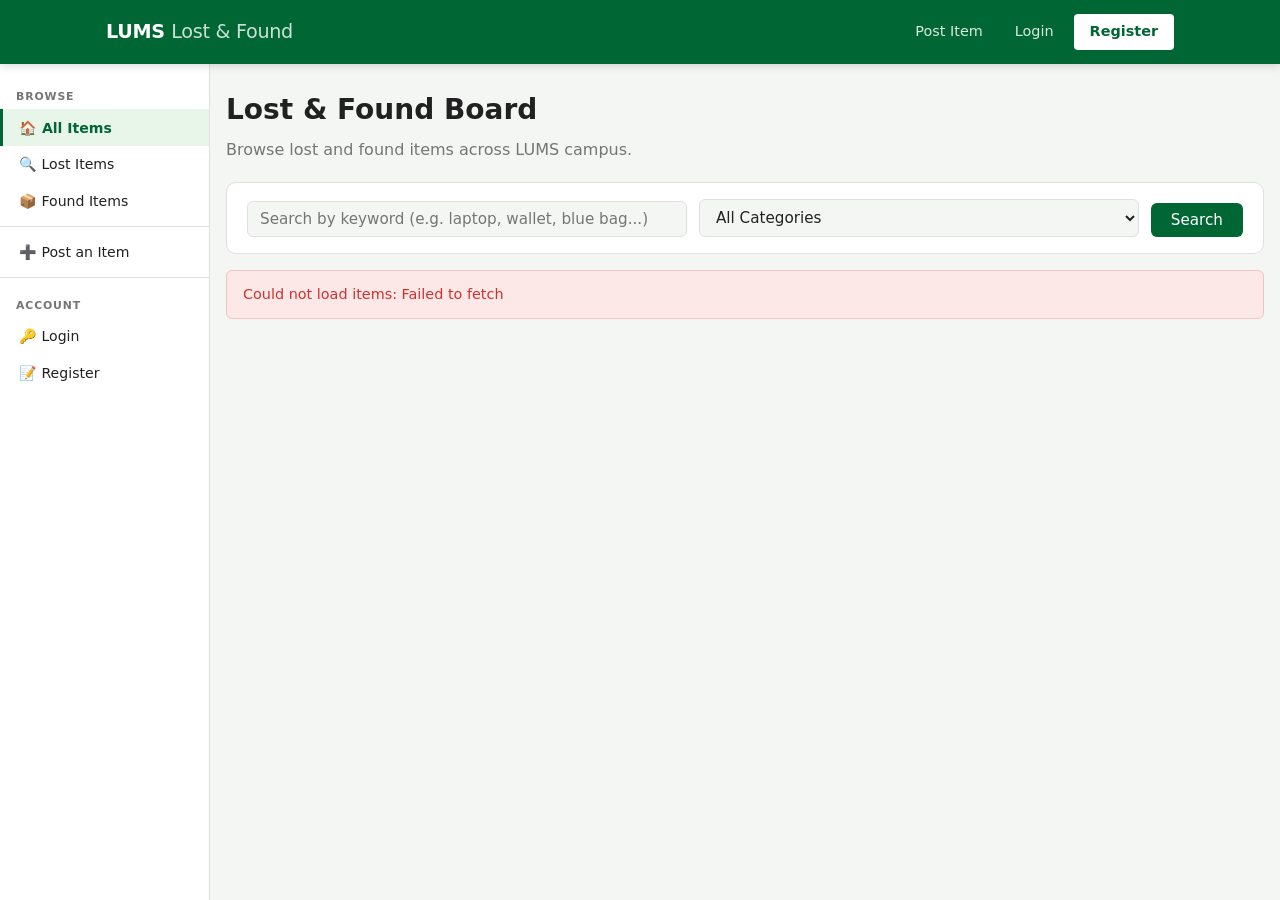
<file: frontend/index.html>
<!DOCTYPE html>
<html lang="en">
<head>
    <meta charset="UTF-8">
    <meta name="viewport" content="width=device-width, initial-scale=1.0">
    <title>LUMS Lost &amp; Found</title>
    <link rel="stylesheet" href="css/style.css">
</head>
<body class="has-sidebar">

    <!-- ── Navigation bar ──────────────────────────────────────────────────── -->
    <nav class="navbar">
        <div class="container">
            <button class="sidebar-toggle" onclick="toggleSidebar()" aria-label="Open menu">&#9776;</button>
            <a href="index.html" class="nav-brand">LUMS <span>Lost &amp; Found</span></a>
            <div class="nav-links" id="nav-links"></div>
        </div>
    </nav>

    <!-- ── Sidebar ──────────────────────────────────────────────────────────── -->
    <aside class="sidebar" id="sidebar">
        <nav id="sidebar-nav"></nav>
    </aside>

    <!-- ── Main content ─────────────────────────────────────────────────────── -->
    <main class="page-content">
        <div class="container">

            <!-- Heading — updated by renderItems() based on the active section -->
            <div class="page-header">
                <h1 id="page-heading">Lost &amp; Found Board</h1>
                <p id="page-subtitle">Browse lost and found items across LUMS campus.</p>
            </div>

            <!-- Search bar — keyword + category only.
                 Section (Lost / Found / All) is handled by the sidebar links. -->
            <form id="search-form" class="search-bar">

                <input
                    type="text"
                    id="search-q"
                    placeholder="Search by keyword (e.g. laptop, wallet, blue bag...)"
                    autocomplete="off"
                >

                <select id="filter-category">
                    <option value="">All Categories</option>
                    <option value="Electronics">Electronics</option>
                    <option value="ID Card">ID Card</option>
                    <option value="Keys">Keys</option>
                    <option value="Wallet">Wallet</option>
                    <option value="Bag">Bag</option>
                    <option value="Accessories">Accessories</option>
                    <option value="Clothing">Clothing</option>
                    <option value="Books">Books</option>
                    <option value="Other">Other</option>
                </select>

                <button type="submit" class="btn btn-primary">Search</button>
            </form>

            <p id="result-count" class="text-muted mt-1" style="font-size: 0.88rem;"></p>

            <div id="items-container" class="items-grid">
                <div class="spinner"></div>
            </div>

            <div id="pagination" class="pagination"></div>

        </div>
    </main>

    <script src="js/api.js"></script>
    <script src="js/auth.js"></script>
    <script src="js/app.js"></script>
    <script>
        function toggleSidebar() { document.body.classList.toggle("sidebar-open"); }
        document.addEventListener("click", function(e) {
            if (document.body.classList.contains("sidebar-open")) {
                const sidebar = document.getElementById("sidebar");
                if (!sidebar.contains(e.target) && !e.target.closest(".sidebar-toggle")) {
                    document.body.classList.remove("sidebar-open");
                }
            }
        });
    </script>
</body>
</html>
</file>
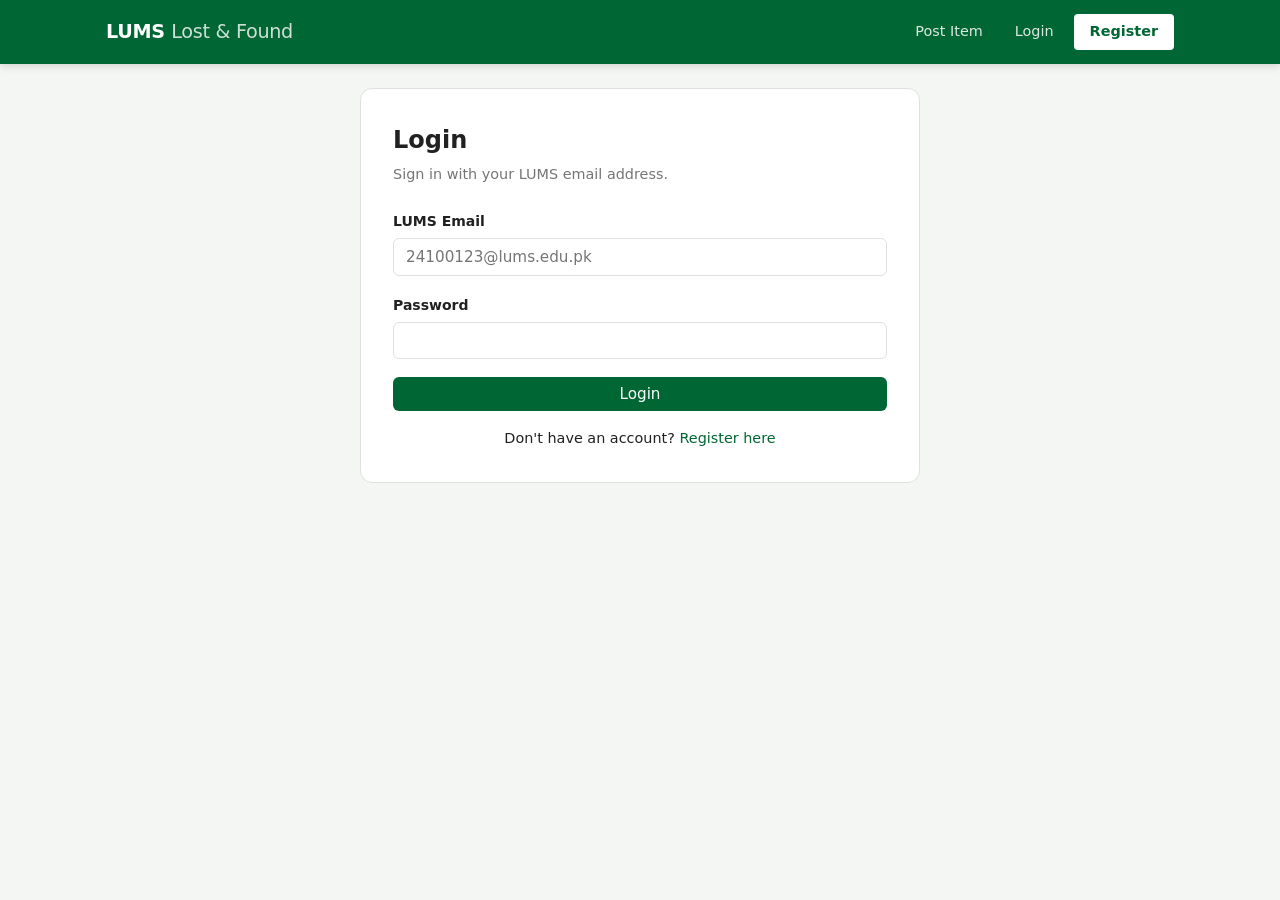
<file: frontend/admin.html>
<!DOCTYPE html>
<html lang="en">
<head>
    <meta charset="UTF-8">
    <meta name="viewport" content="width=device-width, initial-scale=1.0">
    <title>Admin Panel — LUMS Lost &amp; Found</title>
    <link rel="stylesheet" href="css/style.css">
    <style>
        /* ── Admin panel styles ──────────────────────────────────────────── */

        /* Tab buttons to switch between Users and Items views */
        .admin-tabs {
            display: flex;
            gap: 0.5rem;
            margin: 1.5rem 0 1rem;
            border-bottom: 2px solid #e0e0e0;
            padding-bottom: 0;
        }

        .tab-btn {
            padding: 0.5rem 1.25rem;
            border: none;
            background: none;
            font-size: 0.95rem;
            cursor: pointer;
            color: #666;
            border-bottom: 3px solid transparent;
            margin-bottom: -2px;
            font-weight: 500;
        }

        /* Active tab gets the LUMS green underline */
        .tab-btn.active {
            color: var(--primary);
            border-bottom-color: var(--primary);
        }

        /* Each tab's content panel */
        .tab-panel { display: none; }
        .tab-panel.active { display: block; }

        /* Responsive data tables */
        .admin-table {
            width: 100%;
            border-collapse: collapse;
            font-size: 0.88rem;
            background: #fff;
            border-radius: 8px;
            overflow: hidden;
            box-shadow: 0 1px 4px rgba(0,0,0,0.08);
        }

        .admin-table th {
            background: var(--primary);
            color: white;
            padding: 0.65rem 0.9rem;
            text-align: left;
            font-weight: 600;
            font-size: 0.8rem;
            text-transform: uppercase;
            letter-spacing: 0.04em;
        }

        .admin-table td {
            padding: 0.6rem 0.9rem;
            border-bottom: 1px solid #f0f0f0;
            vertical-align: middle;
        }

        /* Zebra striping for readability */
        .admin-table tr:nth-child(even) td { background: #fafafa; }
        .admin-table tr:hover td { background: #f0f7f0; }

        /* Small red delete button used in each table row */
        .btn-delete {
            background: #c0392b;
            color: white;
            border: none;
            padding: 0.25rem 0.65rem;
            border-radius: 4px;
            font-size: 0.78rem;
            cursor: pointer;
        }

        .btn-delete:hover { background: #a93226; }

        /* Stats row at the top */
        .admin-stats {
            display: flex;
            gap: 1.5rem;
            margin-bottom: 1rem;
            flex-wrap: wrap;
        }

        .admin-stat {
            background: #fff;
            border-radius: 8px;
            padding: 0.75rem 1.25rem;
            box-shadow: 0 1px 4px rgba(0,0,0,0.08);
            text-align: center;
            min-width: 110px;
        }

        .admin-stat-num {
            font-size: 1.8rem;
            font-weight: 700;
            color: var(--primary);
            line-height: 1;
        }

        .admin-stat-label {
            font-size: 0.75rem;
            color: #666;
            margin-top: 0.2rem;
        }
    </style>
</head>
<body class="has-sidebar">

    <nav class="navbar">
        <div class="container">
            <button class="sidebar-toggle" onclick="toggleSidebar()" aria-label="Open menu">&#9776;</button>
            <a href="index.html" class="nav-brand">LUMS <span>Lost &amp; Found</span></a>
            <div class="nav-links" id="nav-links"></div>
        </div>
    </nav>

    <aside class="sidebar" id="sidebar">
        <nav id="sidebar-nav"></nav>
    </aside>

    <main class="page-content">
        <div class="container">

            <h1>Admin Panel</h1>

            <!-- Alert for errors (e.g. not admin) -->
            <div id="admin-alert"></div>

            <!-- Loading spinner -->
            <div id="admin-spinner" class="spinner"></div>

            <!-- Stats row — filled by JS -->
            <div class="admin-stats" id="admin-stats" style="display:none;">
                <div class="admin-stat">
                    <div class="admin-stat-num" id="stat-users">—</div>
                    <div class="admin-stat-label">Users</div>
                </div>
                <div class="admin-stat">
                    <div class="admin-stat-num" id="stat-items">—</div>
                    <div class="admin-stat-label">Total Items</div>
                </div>
                <div class="admin-stat">
                    <div class="admin-stat-num" id="stat-open">—</div>
                    <div class="admin-stat-label">Open</div>
                </div>
                <div class="admin-stat">
                    <div class="admin-stat-num" id="stat-resolved">—</div>
                    <div class="admin-stat-label">Resolved</div>
                </div>
            </div>

            <!-- Tab buttons -->
            <div class="admin-tabs" id="admin-tabs" style="display:none;">
                <button class="tab-btn active" onclick="showTab('users')">Users</button>
                <button class="tab-btn"        onclick="showTab('items')">All Items</button>
            </div>

            <!-- Users tab -->
            <div class="tab-panel active" id="tab-users">
                <table class="admin-table" id="users-table" style="display:none;">
                    <thead>
                        <tr>
                            <th>ID</th>
                            <th>Name</th>
                            <th>Email</th>
                            <th>Student ID</th>
                            <th>Admin?</th>
                            <th>Joined</th>
                        </tr>
                    </thead>
                    <tbody id="users-body"></tbody>
                </table>
            </div>

            <!-- Items tab -->
            <div class="tab-panel" id="tab-items">
                <table class="admin-table" id="items-table" style="display:none;">
                    <thead>
                        <tr>
                            <th>ID</th>
                            <th>Title</th>
                            <th>Type</th>
                            <th>Category</th>
                            <th>Status</th>
                            <th>Posted by</th>
                            <th>Date</th>
                            <th>Action</th>
                        </tr>
                    </thead>
                    <tbody id="items-body"></tbody>
                </table>
            </div>

        </div>
    </main>

    <script src="js/api.js"></script>
    <script src="js/auth.js"></script>
    <script>
    // ── Admin panel logic ─────────────────────────────────────────────────────
    //
    // Loads users and items from the admin API endpoints and renders them
    // in two switchable tab panels.
    // Redirects to index.html if the user is not logged in or not an admin.
    // ─────────────────────────────────────────────────────────────────────────

    // Store loaded data so switching tabs doesn't re-fetch
    let _users = [];
    let _items = [];

    document.addEventListener("DOMContentLoaded", async () => {
        await updateNav();

        // Redirect guests immediately
        if (!isLoggedIn()) {
            window.location.href = "login.html";
            return;
        }

        // Verify admin status before loading data
        const user = await getCurrentUser();
        if (!user || !user.is_admin) {
            document.getElementById("admin-spinner").style.display = "none";
            showAlert("admin-alert", "Access denied. Admin accounts only.");
            return;
        }

        // Load users and items in parallel — both requests fire at the same time
        try {
            // Destructure into local variables first, then assign to the module-level arrays
            const [usersResult, itemsResult] = await Promise.all([
                apiGet("/admin/users"),
                apiGet("/admin/items?page_size=100"),
            ]);
            _users = usersResult;
            _items = itemsResult.items;

            document.getElementById("admin-spinner").style.display = "none";

            // Fill stats bar
            const openCount     = _items.filter(i => i.status === "open").length;
            const resolvedCount = _items.filter(i => i.status === "resolved").length;
            document.getElementById("stat-users").textContent    = _users.length;
            document.getElementById("stat-items").textContent    = _items.length;
            document.getElementById("stat-open").textContent     = openCount;
            document.getElementById("stat-resolved").textContent = resolvedCount;
            document.getElementById("admin-stats").style.display = "flex";
            document.getElementById("admin-tabs").style.display  = "flex";

            // Render both tables
            renderUsers();
            renderItems();

        } catch (err) {
            document.getElementById("admin-spinner").style.display = "none";
            showAlert("admin-alert", err.message || "Failed to load admin data.");
        }
    });


    // ── Tab switching ─────────────────────────────────────────────────────────

    function showTab(name) {
        // Toggle active class on tab buttons
        document.querySelectorAll(".tab-btn").forEach((btn, i) => {
            btn.classList.toggle("active", (i === 0 && name === "users") || (i === 1 && name === "items"));
        });
        // Toggle active class on panels
        document.getElementById("tab-users").classList.toggle("active", name === "users");
        document.getElementById("tab-items").classList.toggle("active", name === "items");
    }


    // ── renderUsers ───────────────────────────────────────────────────────────

    function renderUsers() {
        const tbody = document.getElementById("users-body");
        const table = document.getElementById("users-table");

        if (_users.length === 0) {
            tbody.innerHTML = `<tr><td colspan="6" style="text-align:center;color:#888;">No users found.</td></tr>`;
        } else {
            tbody.innerHTML = _users.map(u => `
                <tr>
                    <td>${u.id}</td>
                    <td>${escapeHtml(u.name)}</td>
                    <td>${escapeHtml(u.email)}</td>
                    <td>${escapeHtml(u.student_id || "—")}</td>
                    <td>${u.is_admin ? "✅ Yes" : "No"}</td>
                    <td>${formatDate(u.created_at)}</td>
                </tr>
            `).join("");
        }

        table.style.display = "table";
    }


    // ── renderItems ───────────────────────────────────────────────────────────

    function renderItems() {
        const tbody = document.getElementById("items-body");
        const table = document.getElementById("items-table");

        if (_items.length === 0) {
            tbody.innerHTML = `<tr><td colspan="8" style="text-align:center;color:#888;">No items found.</td></tr>`;
        } else {
            tbody.innerHTML = _items.map(item => `
                <tr id="item-row-${item.id}">
                    <td>${item.id}</td>
                    <td>
                        <a href="item.html?id=${item.id}" target="_blank">
                            ${escapeHtml(item.title)}
                        </a>
                    </td>
                    <td>
                        <span class="badge badge-${item.type}" style="font-size:0.72rem;">
                            ${item.type}
                        </span>
                    </td>
                    <td>${escapeHtml(item.category)}</td>
                    <td>
                        <span class="badge badge-${item.status}" style="font-size:0.72rem;">
                            ${item.status}
                        </span>
                    </td>
                    <td>${escapeHtml(item.poster_name)}</td>
                    <td>${formatDate(item.created_at)}</td>
                    <td>
                        <button class="btn-delete" onclick="adminDeleteItem(${item.id})">
                            Delete
                        </button>
                    </td>
                </tr>
            `).join("");
        }

        table.style.display = "table";
    }


    // ── adminDeleteItem ───────────────────────────────────────────────────────

    // Called when admin clicks Delete on any item row.
    // Sends DELETE /items/{id} and removes the row from the table on success.
    async function adminDeleteItem(itemId) {
        if (!confirm(`Delete item #${itemId}? This cannot be undone.`)) return;

        try {
            // DELETE /items/{id} — requires admin JWT, returns 204
            await apiRequest("DELETE", `/items/${itemId}`);

            // Remove the row from the table without a full reload
            const row = document.getElementById(`item-row-${itemId}`);
            if (row) row.remove();

            // Update the items count stat
            _items = _items.filter(i => i.id !== itemId);
            document.getElementById("stat-items").textContent = _items.length;

        } catch (err) {
            showAlert("admin-alert", `Failed to delete item #${itemId}: ${err.message}`);
        }
    }
    </script>
    <script>
        function toggleSidebar() { document.body.classList.toggle("sidebar-open"); }
        document.addEventListener("click", function(e) {
            if (document.body.classList.contains("sidebar-open")) {
                const sidebar = document.getElementById("sidebar");
                if (!sidebar.contains(e.target) && !e.target.closest(".sidebar-toggle")) {
                    document.body.classList.remove("sidebar-open");
                }
            }
        });
    </script>
</body>
</html>
</file>
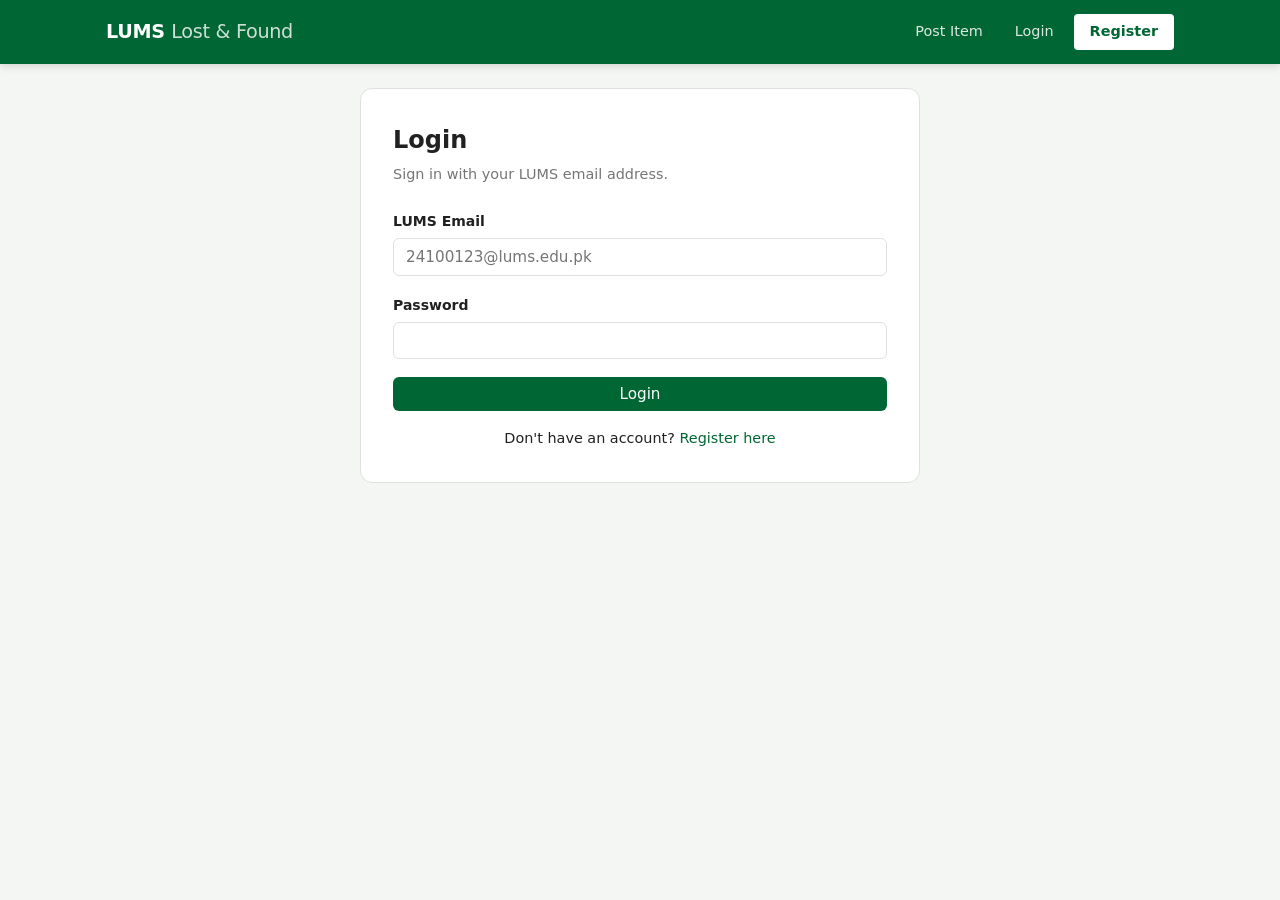
<file: frontend/dashboard.html>
<!DOCTYPE html>
<html lang="en">
<head>
    <meta charset="UTF-8">
    <meta name="viewport" content="width=device-width, initial-scale=1.0">
    <title>Dashboard — LUMS Lost &amp; Found</title>
    <link rel="stylesheet" href="css/style.css">
    <style>
        /* ── Dashboard-specific styles ───────────────────────────────────── */

        /* Stats bar at the top: shows "X items posted · Y AI matches" */
        .dashboard-stats {
            display: flex;
            gap: 2rem;
            margin: 1.5rem 0;
            padding: 1rem 1.5rem;
            background: #fff;
            border-radius: 8px;
            box-shadow: 0 1px 4px rgba(0,0,0,0.08);
            flex-wrap: wrap;
        }

        .stat-block {
            text-align: center;
        }

        /* The large number in each stat block */
        .stat-number {
            font-size: 2rem;
            font-weight: 700;
            color: var(--primary);   /* LUMS green */
            line-height: 1;
        }

        .stat-label {
            font-size: 0.8rem;
            color: #666;
            margin-top: 0.25rem;
        }

        /* Each of the user's own items gets a "my-item-card" wrapper */
        .my-item-card {
            background: #fff;
            border-radius: 10px;
            box-shadow: 0 2px 8px rgba(0,0,0,0.08);
            margin-bottom: 1.5rem;
            overflow: hidden;
        }

        /* Top row of the item card: photo + item details side by side */
        .my-item-header {
            display: flex;
            gap: 1rem;
            padding: 1.25rem;
            align-items: flex-start;
        }

        /* Thumbnail of the item's photo (if any) */
        .my-item-thumb {
            width: 90px;
            height: 90px;
            object-fit: cover;
            border-radius: 6px;
            flex-shrink: 0;
            background: #f0f0f0;
        }

        /* Placeholder shown when there is no photo */
        .my-item-thumb-placeholder {
            width: 90px;
            height: 90px;
            border-radius: 6px;
            background: #f0f4f0;
            display: flex;
            align-items: center;
            justify-content: center;
            font-size: 2rem;
            flex-shrink: 0;
            color: #aaa;
        }

        .my-item-info { flex: 1; }

        .my-item-title {
            font-size: 1.1rem;
            font-weight: 600;
            margin: 0 0 0.3rem;
        }

        .my-item-title a {
            color: inherit;
            text-decoration: none;
        }

        .my-item-title a:hover { color: var(--primary); }

        .my-item-meta {
            font-size: 0.82rem;
            color: #666;
            display: flex;
            flex-wrap: wrap;
            gap: 0.5rem 1rem;
            margin-top: 0.4rem;
        }

        /* ── Matches section inside each item card ───────────────────────── */

        .matches-section {
            border-top: 1px solid #eee;
            padding: 1rem 1.25rem;
        }

        .matches-heading {
            font-size: 0.85rem;
            font-weight: 600;
            color: #444;
            margin-bottom: 0.75rem;
            display: flex;
            align-items: center;
            gap: 0.5rem;
        }

        /* Green pill showing how many matches: "2 AI Matches" */
        .match-count-badge {
            background: var(--primary);
            color: white;
            font-size: 0.7rem;
            padding: 0.1rem 0.5rem;
            border-radius: 999px;
            font-weight: 600;
        }

        /* Horizontal scroll row of matched item mini-cards */
        .matches-row {
            display: flex;
            gap: 0.75rem;
            overflow-x: auto;
            padding-bottom: 0.5rem;
        }

        /* Each matched item is a small card in the row */
        .match-card {
            background: #f8faf8;
            border: 1px solid #e0eae0;
            border-radius: 8px;
            padding: 0.75rem;
            min-width: 200px;
            max-width: 240px;
            flex-shrink: 0;
            font-size: 0.83rem;
        }

        .match-card a {
            font-weight: 600;
            color: var(--primary);
            text-decoration: none;
            display: block;
            margin-bottom: 0.25rem;
        }

        .match-card a:hover { text-decoration: underline; }

        /* Similarity score shown as a percentage */
        .match-score {
            font-size: 0.75rem;
            color: #888;
            margin-top: 0.4rem;
        }

        .match-score span {
            font-weight: 700;
            color: var(--primary);
        }

        /* "No matches yet" message shown when CLIP found nothing */
        .no-matches {
            font-size: 0.82rem;
            color: #999;
            font-style: italic;
        }

        /* Empty state when user has posted no items at all */
        .empty-dashboard {
            text-align: center;
            padding: 3rem 1rem;
            color: #888;
        }

        .empty-dashboard h2 { color: #444; margin-bottom: 0.5rem; }

        /* Status badge colours — reuse global .badge + specific colours */
        .badge-open     { background: #e6f4ea; color: #2d7a3a; }
        .badge-resolved { background: #fce8e6; color: #c0392b; }
    </style>
</head>
<body class="has-sidebar">

    <!-- ── Navigation ──────────────────────────────────────────────────────── -->
    <nav class="navbar">
        <div class="container">
            <button class="sidebar-toggle" onclick="toggleSidebar()" aria-label="Open menu">&#9776;</button>
            <a href="index.html" class="nav-brand">LUMS <span>Lost &amp; Found</span></a>
            <div class="nav-links" id="nav-links"></div>
        </div>
    </nav>

    <aside class="sidebar" id="sidebar">
        <nav id="sidebar-nav"></nav>
    </aside>

    <main class="page-content">
        <div class="container">

            <!-- Page heading — updated by JS once user data loads -->
            <h1 id="dashboard-heading">My Dashboard</h1>

            <!-- Alert area for errors (e.g. not logged in) -->
            <div id="dash-alert"></div>

            <!-- Stats bar: item count + match count -->
            <div class="dashboard-stats" id="dashboard-stats" style="display:none;">
                <div class="stat-block">
                    <div class="stat-number" id="stat-items">0</div>
                    <div class="stat-label">Items Posted</div>
                </div>
                <div class="stat-block">
                    <div class="stat-number" id="stat-matches">0</div>
                    <div class="stat-label">AI Matches Found</div>
                </div>
            </div>

            <!-- Loading spinner shown while the API call is in flight -->
            <div id="dash-spinner" class="spinner"></div>

            <!-- Items list — filled by JS below -->
            <div id="items-list"></div>

        </div>
    </main>

    <!-- Load shared utilities first, then page logic inline below -->
    <script src="js/api.js"></script>
    <script src="js/auth.js"></script>
    <script>
    // ── Dashboard page logic ──────────────────────────────────────────────────
    //
    // Flow:
    //   1. Check if the user is logged in — redirect to login.html if not
    //   2. Call GET /dashboard to get the user's items + AI matches
    //   3. Render the stats bar
    //   4. Render each item card with its matches underneath
    // ─────────────────────────────────────────────────────────────────────────

    document.addEventListener("DOMContentLoaded", async () => {

        // ── Step 1: Populate the nav bar ──────────────────────────────────────
        await updateNav();

        // ── Step 2: Redirect guests to login ──────────────────────────────────
        // The dashboard only makes sense for registered users who have posted items.
        // If there's no token at all, send them to the login page immediately.
        if (!isLoggedIn()) {
            window.location.href = "login.html";
            return;
        }

        // ── Step 3: Fetch dashboard data from the backend ────────────────────
        // GET /dashboard — protected endpoint, automatically sends the JWT
        // from localStorage via apiGet's authHeader() call.
        try {
            const data = await apiGet("/dashboard");

            // Hide the loading spinner now that data has arrived
            document.getElementById("dash-spinner").style.display = "none";

            // ── Step 4: Update the page heading with the user's name ──────────
            const firstName = escapeHtml(data.user.name.split(" ")[0]);
            document.getElementById("dashboard-heading").textContent =
                `${data.user.name}'s Dashboard`;

            // ── Step 5: Show the stats bar ────────────────────────────────────
            document.getElementById("stat-items").textContent   = data.total_items;
            document.getElementById("stat-matches").textContent = data.total_matches;
            document.getElementById("dashboard-stats").style.display = "flex";

            // ── Step 6: Render the items list ─────────────────────────────────
            const listEl = document.getElementById("items-list");

            if (data.items.length === 0) {
                // User hasn't posted anything yet
                listEl.innerHTML = `
                    <div class="empty-dashboard">
                        <h2>No items yet</h2>
                        <p>You haven't posted any lost or found items.</p>
                        <a href="post.html" class="btn btn-primary" style="margin-top:1rem;">
                            + Post Your First Item
                        </a>
                    </div>
                `;
                return;
            }

            // Render one card per item
            listEl.innerHTML = data.items.map(renderItemCard).join("");

        } catch (err) {
            // Hide spinner and show error (e.g. 401 if token expired)
            document.getElementById("dash-spinner").style.display = "none";
            showAlert("dash-alert", err.message || "Failed to load dashboard.");
        }
    });


    // ── renderItemCard ────────────────────────────────────────────────────────
    //
    // Builds the HTML string for one item card including its matches section.
    // Receives one element from data.items — a DashboardItemOut object:
    //   { item: ItemOut, matches: MatchOut[] }

    function renderItemCard({ item, matches }) {
        // ── Photo or placeholder icon ──────────────────────────────────────────
        // If the item has a photo we show a thumbnail, otherwise a generic icon.
        const photoHtml = item.image_path
            ? `<img
                   src="${API_BASE}${escapeHtml(item.image_path)}"
                   alt="Photo of ${escapeHtml(item.title)}"
                   class="my-item-thumb"
               >`
            : `<div class="my-item-thumb-placeholder">
                   ${item.type === "lost" ? "🔍" : "📦"}
               </div>`;

        // ── Type and status badges ─────────────────────────────────────────────
        // type badge: green for "found", red for "lost"
        const typeBadgeClass  = item.type === "lost" ? "badge-lost" : "badge-found";
        const statusBadgeClass = item.status === "open" ? "badge-open" : "badge-resolved";

        // ── Matches section ───────────────────────────────────────────────────
        // If CLIP found matches, render a horizontal scroll row of mini-cards.
        // If not, show a "no matches yet" message.
        const matchesHtml = matches.length > 0
            ? `<div class="matches-row">
                   ${matches.map(renderMatchCard).join("")}
               </div>`
            : `<p class="no-matches">
                   No AI matches yet — matches appear when similar items are posted.
               </p>`;

        // ── Assemble the full card ────────────────────────────────────────────
        return `
            <div class="my-item-card">

                <!-- Item header: photo + details -->
                <div class="my-item-header">
                    ${photoHtml}
                    <div class="my-item-info">
                        <p class="my-item-title">
                            <a href="item.html?id=${item.id}">${escapeHtml(item.title)}</a>
                        </p>

                        <!-- Type and status badges side by side -->
                        <div style="display:flex; gap:0.4rem; margin-bottom:0.4rem; flex-wrap:wrap;">
                            <span class="badge ${typeBadgeClass}">
                                ${item.type === "lost" ? "Lost" : "Found"}
                            </span>
                            <span class="badge ${statusBadgeClass}">
                                ${item.status === "open" ? "Open" : "Resolved"}
                            </span>
                        </div>

                        <!-- Category, location, date posted -->
                        <div class="my-item-meta">
                            <span>📁 ${escapeHtml(item.category)}</span>
                            <span>📍 ${escapeHtml(item.location)}</span>
                            <span>📅 ${formatDate(item.date_occurred)}</span>
                        </div>
                    </div>
                </div>

                <!-- Matches section below the item details -->
                <div class="matches-section">
                    <div class="matches-heading">
                        Possible AI Matches
                        ${matches.length > 0
                            ? `<span class="match-count-badge">${matches.length}</span>`
                            : ""}
                    </div>
                    ${matchesHtml}
                </div>

            </div>
        `;
    }


    // ── renderMatchCard ───────────────────────────────────────────────────────
    //
    // Builds a small match mini-card for one MatchOut object.
    // matched_item is the OTHER item in the pair — the one we're suggesting.

    function renderMatchCard(match) {
        const other = match.matched_item;

        // Convert 0.8731 → "87%" for a human-readable similarity score
        const pct = Math.round(match.similarity_score * 100);

        // Type label of the matched item
        const typeLabel = other.type === "lost" ? "Lost" : "Found";
        const typeBadge = other.type === "lost" ? "badge-lost" : "badge-found";

        return `
            <div class="match-card">
                <!-- Link to the matched item's detail page -->
                <a href="item.html?id=${other.id}">${escapeHtml(other.title)}</a>

                <!-- Category and location of the matched item -->
                <div style="color:#555; font-size:0.78rem; margin-bottom:0.3rem;">
                    ${escapeHtml(other.category)} &middot; ${escapeHtml(other.location)}
                </div>

                <!-- Type badge -->
                <span class="badge ${typeBadge}" style="font-size:0.7rem;">${typeLabel}</span>

                <!-- Similarity score -->
                <div class="match-score">
                    AI similarity: <span>${pct}%</span>
                </div>
            </div>
        `;
    }
    </script>
    <script>
        function toggleSidebar() { document.body.classList.toggle("sidebar-open"); }
        document.addEventListener("click", function(e) {
            if (document.body.classList.contains("sidebar-open")) {
                const sidebar = document.getElementById("sidebar");
                if (!sidebar.contains(e.target) && !e.target.closest(".sidebar-toggle")) {
                    document.body.classList.remove("sidebar-open");
                }
            }
        });
    </script>
</body>
</html>
</file>
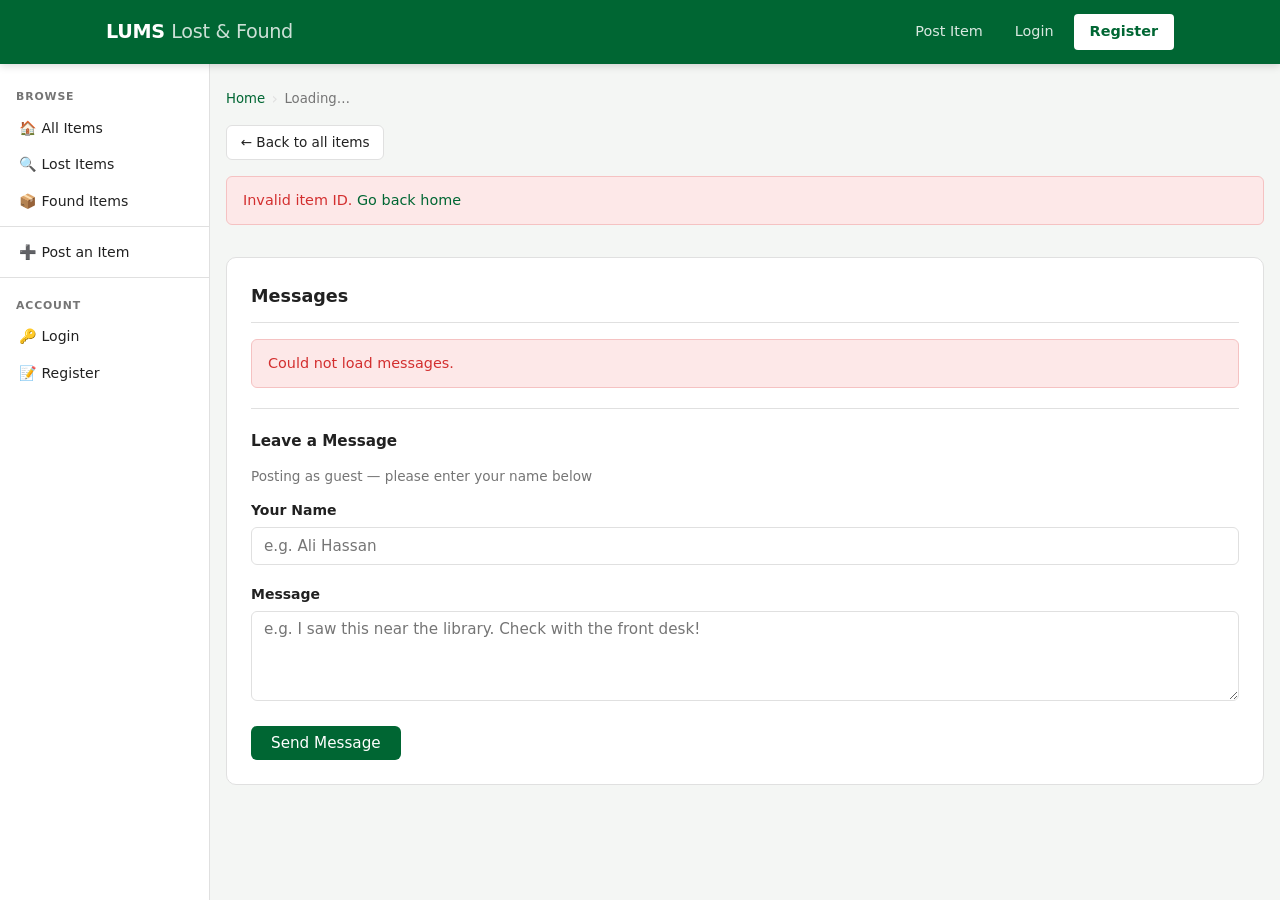
<file: frontend/item.html>
<!DOCTYPE html>
<html lang="en">
<head>
    <meta charset="UTF-8">
    <meta name="viewport" content="width=device-width, initial-scale=1.0">
    <title>Item Detail — LUMS Lost &amp; Found</title>
    <link rel="stylesheet" href="css/style.css">
</head>
<body class="has-sidebar">

    <!-- ── Navigation ──────────────────────────────────────────────────────── -->
    <nav class="navbar">
        <div class="container">
            <button class="sidebar-toggle" onclick="toggleSidebar()" aria-label="Open menu">&#9776;</button>
            <a href="index.html" class="nav-brand">LUMS <span>Lost &amp; Found</span></a>
            <div class="nav-links" id="nav-links"></div>
        </div>
    </nav>

    <!-- ── Sidebar ──────────────────────────────────────────────────────────── -->
    <aside class="sidebar" id="sidebar">
        <nav id="sidebar-nav"></nav>
    </aside>

    <main class="page-content">
        <div class="container">

            <!-- Breadcrumb trail: "Home › Item Title" — filled by item.js renderItem() -->
            <div class="breadcrumb" id="breadcrumb">
                <a href="index.html">Home</a>
                <span class="breadcrumb-sep">›</span>
                <span>Loading…</span>
            </div>

            <!-- Back button — more visible than a plain text link -->
            <a href="index.html" class="btn-back">&larr; Back to all items</a>

            <!-- Item detail section — filled by item.js renderItem() -->
            <div id="item-detail">
                <div class="spinner"></div>
            </div>

            <!-- ── Messages section ─────────────────────────────────────────── -->
            <div class="messages-section">

                <!-- Heading shows count e.g. "3 Messages" — set by item.js -->
                <h2 id="messages-count">Messages</h2>

                <!-- Message thread — filled by item.js renderMessages() -->
                <div id="messages-list"></div>

                <!-- ── Post a message form ───────────────────────────────────── -->
                <div class="message-form">
                    <h3>Leave a Message</h3>

                    <!-- Shows "Posting as: Ali Hassan" or guest instruction -->
                    <p id="posting-as" class="text-muted" style="font-size: 0.85rem; margin-bottom: 0.75rem;"></p>

                    <!-- Alert area for success/error messages -->
                    <div id="msg-alert"></div>

                    <form id="message-form">

                        <!-- Name field: hidden for logged-in users (see item.js setupMessageForm) -->
                        <div class="form-group" id="sender-name-group">
                            <label for="msg-sender-name">Your Name</label>
                            <input
                                type="text"
                                id="msg-sender-name"
                                placeholder="e.g. Ali Hassan"
                            >
                        </div>

                        <!-- Message body -->
                        <div class="form-group">
                            <label for="msg-body">Message</label>
                            <textarea
                                id="msg-body"
                                rows="3"
                                placeholder="e.g. I saw this near the library. Check with the front desk!"
                                required
                            ></textarea>
                        </div>

                        <button type="submit" id="msg-submit" class="btn btn-primary">
                            Send Message
                        </button>
                    </form>
                </div>

            </div><!-- end messages-section -->

        </div>
    </main>

    <script src="js/api.js"></script>
    <script src="js/auth.js"></script>
    <script src="js/item.js"></script>
    <script>
        function toggleSidebar() { document.body.classList.toggle("sidebar-open"); }
        document.addEventListener("click", function(e) {
            if (document.body.classList.contains("sidebar-open")) {
                const sidebar = document.getElementById("sidebar");
                if (!sidebar.contains(e.target) && !e.target.closest(".sidebar-toggle")) {
                    document.body.classList.remove("sidebar-open");
                }
            }
        });
    </script>
</body>
</html>
</file>
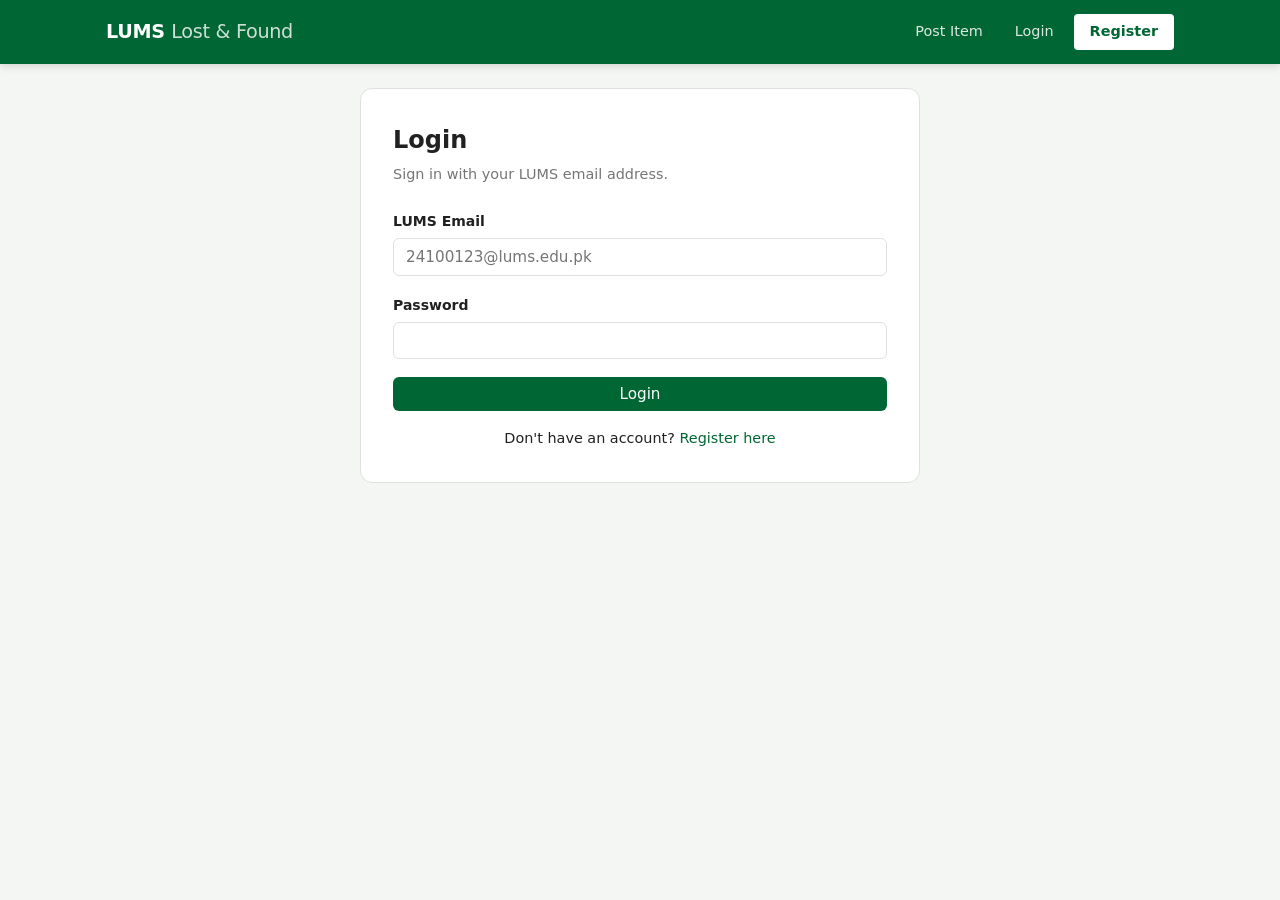
<file: frontend/login.html>
<!DOCTYPE html>
<html lang="en">
<head>
    <meta charset="UTF-8">
    <meta name="viewport" content="width=device-width, initial-scale=1.0">
    <title>Login — LUMS Lost &amp; Found</title>
    <link rel="stylesheet" href="css/style.css">
</head>
<body>

    <nav class="navbar">
        <div class="container">
            <a href="index.html" class="nav-brand">LUMS <span>Lost &amp; Found</span></a>
            <div class="nav-links" id="nav-links"></div>
        </div>
    </nav>

    <main class="page-content">
        <div class="container">
            <div class="form-card">
                <h1>Login</h1>
                <p class="subtitle">Sign in with your LUMS email address.</p>

                <!-- Alert area for error messages -->
                <div id="login-alert"></div>

                <form id="login-form">
                    <div class="form-group">
                        <label for="email">LUMS Email</label>
                        <input
                            type="email"
                            id="email"
                            placeholder="24100123@lums.edu.pk"
                            required
                            autocomplete="email"
                        >
                    </div>

                    <div class="form-group">
                        <label for="password">Password</label>
                        <input
                            type="password"
                            id="password"
                            required
                            autocomplete="current-password"
                        >
                    </div>

                    <button type="submit" id="login-btn" class="btn btn-primary btn-full">
                        Login
                    </button>
                </form>

                <p class="text-center mt-2" style="font-size: 0.9rem;">
                    Don't have an account? <a href="register.html">Register here</a>
                </p>
            </div>
        </div>
    </main>

    <script src="js/api.js"></script>
    <script src="js/auth.js"></script>
    <script>
        // Login page logic — kept inline since it's small and page-specific
        document.addEventListener("DOMContentLoaded", async () => {
            await updateNav();

            // If already logged in, skip this page and go straight to the homepage
            if (isLoggedIn()) {
                window.location.href = "index.html";
                return;
            }

            document.getElementById("login-form").addEventListener("submit", async (e) => {
                e.preventDefault();  // stop the form from reloading the page

                clearAlert("login-alert");

                const email  = document.getElementById("email").value;
                const password = document.getElementById("password").value;
                const btn    = document.getElementById("login-btn");

                btn.disabled    = true;
                btn.textContent = "Logging in...";

                try {
                    // POST /auth/login → { access_token, token_type }
                    const data = await apiPost("/auth/login", { email, password });

                    // Store the JWT so all future requests include it
                    saveToken(data.access_token);

                    // Redirect to homepage
                    window.location.href = "index.html";

                } catch (err) {
                    showAlert("login-alert", err.message);
                    btn.disabled    = false;
                    btn.textContent = "Login";
                }
            });
        });
    </script>
</body>
</html>
</file>
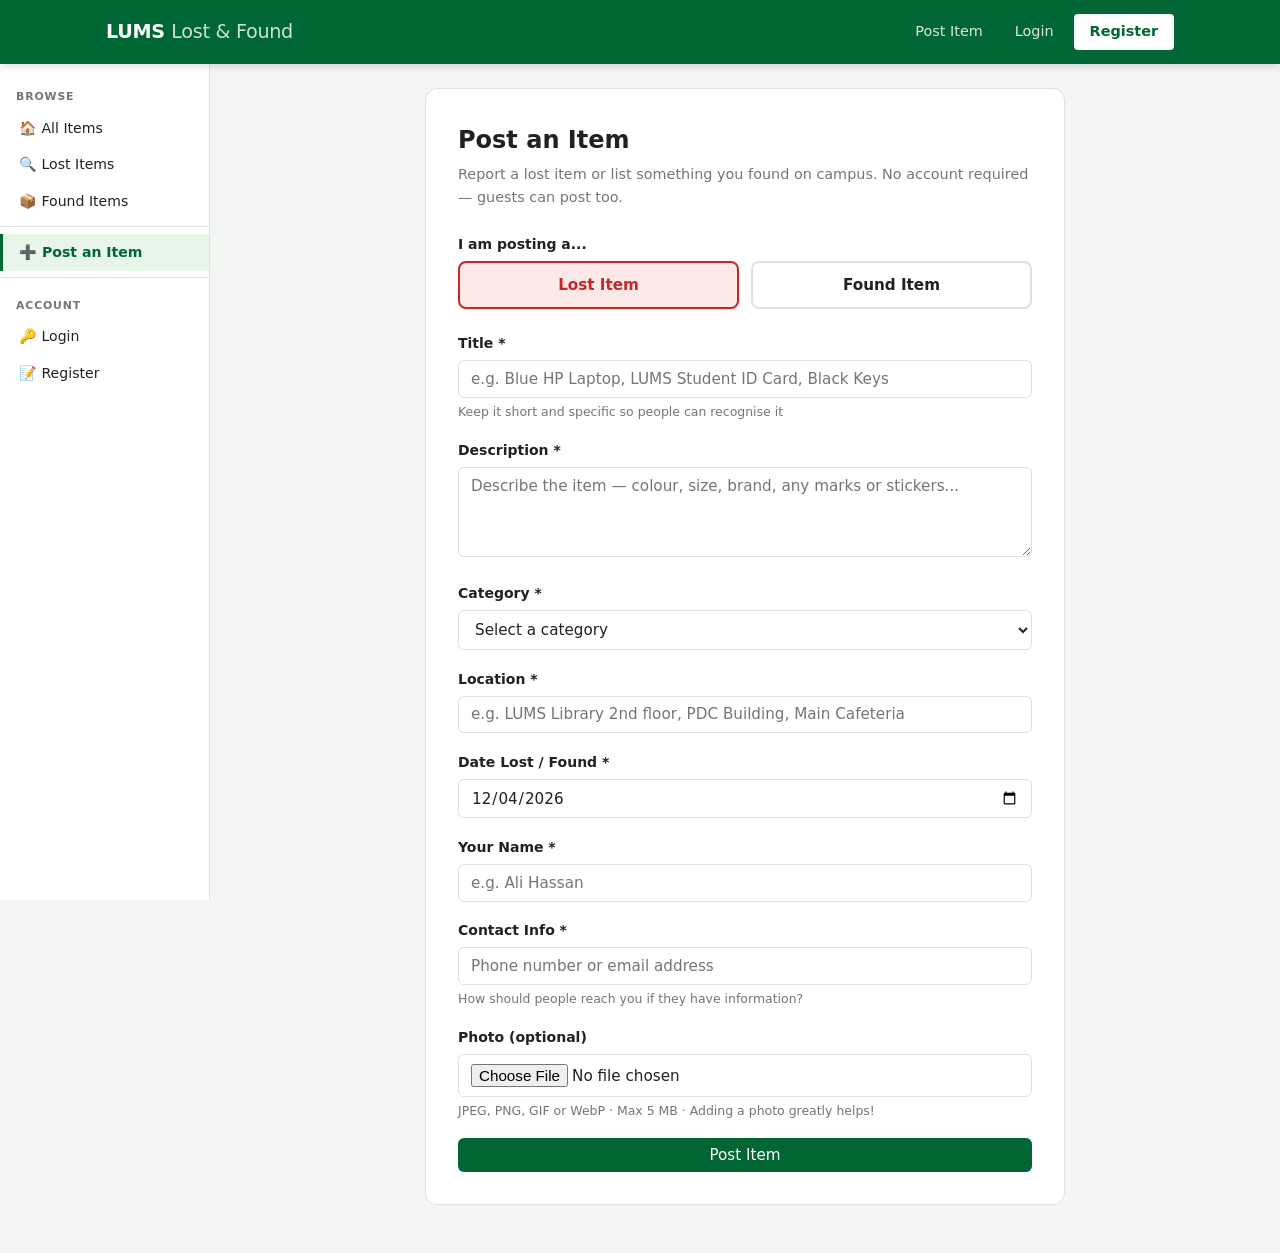
<file: frontend/post.html>
<!DOCTYPE html>
<html lang="en">
<head>
    <meta charset="UTF-8">
    <meta name="viewport" content="width=device-width, initial-scale=1.0">
    <title>Post Item — LUMS Lost &amp; Found</title>
    <link rel="stylesheet" href="css/style.css">
</head>
<body class="has-sidebar">

    <nav class="navbar">
        <div class="container">
            <button class="sidebar-toggle" onclick="toggleSidebar()" aria-label="Open menu">&#9776;</button>
            <a href="index.html" class="nav-brand">LUMS <span>Lost &amp; Found</span></a>
            <div class="nav-links" id="nav-links"></div>
        </div>
    </nav>

    <aside class="sidebar" id="sidebar">
        <nav id="sidebar-nav"></nav>
    </aside>

    <main class="page-content">
        <div class="container">
            <div class="form-card" style="max-width: 640px;">
                <h1>Post an Item</h1>
                <p class="subtitle">
                    Report a lost item or list something you found on campus.
                    No account required — guests can post too.
                </p>

                <!-- Alert area: success/error shown here by post.js -->
                <div id="form-alert"></div>

                <!-- The form uses id="post-form" so post.js can find it -->
                <!-- post.js reads the whole form using new FormData(form) -->
                <form id="post-form">

                    <!-- ── Lost or Found selection ───────────────────────────── -->
                    <!-- Radio buttons styled as a pill toggle via CSS           -->
                    <!-- The name="type" must match the FastAPI Form field name  -->
                    <div class="form-group">
                        <label>I am posting a...</label>
                        <div class="type-toggle">
                            <input type="radio" name="type" id="type-lost" value="lost" checked>
                            <label for="type-lost">Lost Item</label>

                            <input type="radio" name="type" id="type-found" value="found">
                            <label for="type-found">Found Item</label>
                        </div>
                    </div>

                    <!-- ── Item details ──────────────────────────────────────── -->

                    <div class="form-group">
                        <label for="title">Title *</label>
                        <input type="text" id="title" name="title" required
                            placeholder="e.g. Blue HP Laptop, LUMS Student ID Card, Black Keys">
                        <div class="hint">Keep it short and specific so people can recognise it</div>
                    </div>

                    <div class="form-group">
                        <label for="description">Description *</label>
                        <textarea id="description" name="description" required rows="3"
                            placeholder="Describe the item — colour, size, brand, any marks or stickers..."></textarea>
                    </div>

                    <div class="form-group">
                        <label for="category">Category *</label>
                        <select id="category" name="category" required>
                            <option value="">Select a category</option>
                            <option>Electronics</option>
                            <option>ID Card</option>
                            <option>Keys</option>
                            <option>Wallet</option>
                            <option>Bag</option>
                            <option>Accessories</option>
                            <option>Clothing</option>
                            <option>Books</option>
                            <option>Other</option>
                        </select>
                    </div>

                    <div class="form-group">
                        <label for="location">Location *</label>
                        <input type="text" id="location" name="location" required
                            placeholder="e.g. LUMS Library 2nd floor, PDC Building, Main Cafeteria">
                    </div>

                    <div class="form-group">
                        <label for="date_occurred">Date Lost / Found *</label>
                        <!-- Value is pre-set to today's date by post.js -->
                        <input type="date" id="date_occurred" name="date_occurred" required>
                    </div>

                    <!-- Drop-off location: only shown for Found items (toggled by post.js) -->
                    <div class="form-group hidden" id="drop-off-group">
                        <label for="drop_off_location">Where are you keeping it?</label>
                        <input type="text" id="drop_off_location" name="drop_off_location"
                            placeholder="e.g. PDC Reception, Security Desk, LUMS Library info desk">
                        <div class="hint">Let the owner know where they can collect it</div>
                    </div>

                    <!-- ── Your contact details ──────────────────────────────── -->
                    <!-- Pre-filled by post.js if user is logged in             -->

                    <div class="form-group">
                        <label for="poster_name">Your Name *</label>
                        <input type="text" id="poster_name" name="poster_name" required
                            placeholder="e.g. Ali Hassan">
                    </div>

                    <div class="form-group">
                        <label for="poster_contact">Contact Info *</label>
                        <input type="text" id="poster_contact" name="poster_contact" required
                            placeholder="Phone number or email address">
                        <div class="hint">How should people reach you if they have information?</div>
                    </div>

                    <!-- ── Photo upload ──────────────────────────────────────── -->
                    <!-- name="photo" must match the FastAPI UploadFile parameter -->
                    <div class="form-group">
                        <label for="photo">Photo (optional)</label>
                        <input type="file" id="photo" name="photo"
                            accept="image/jpeg,image/png,image/gif,image/webp">
                        <div class="hint">JPEG, PNG, GIF or WebP · Max 5 MB · Adding a photo greatly helps!</div>
                    </div>

                    <button type="submit" id="submit-btn" class="btn btn-primary btn-full">
                        Post Item
                    </button>

                </form>
            </div>
        </div>
    </main>

    <script src="js/api.js"></script>
    <script src="js/auth.js"></script>
    <script src="js/post.js"></script>
    <script>
        function toggleSidebar() { document.body.classList.toggle("sidebar-open"); }
        document.addEventListener("click", function(e) {
            if (document.body.classList.contains("sidebar-open")) {
                const sidebar = document.getElementById("sidebar");
                if (!sidebar.contains(e.target) && !e.target.closest(".sidebar-toggle")) {
                    document.body.classList.remove("sidebar-open");
                }
            }
        });
    </script>
</body>
</html>
</file>
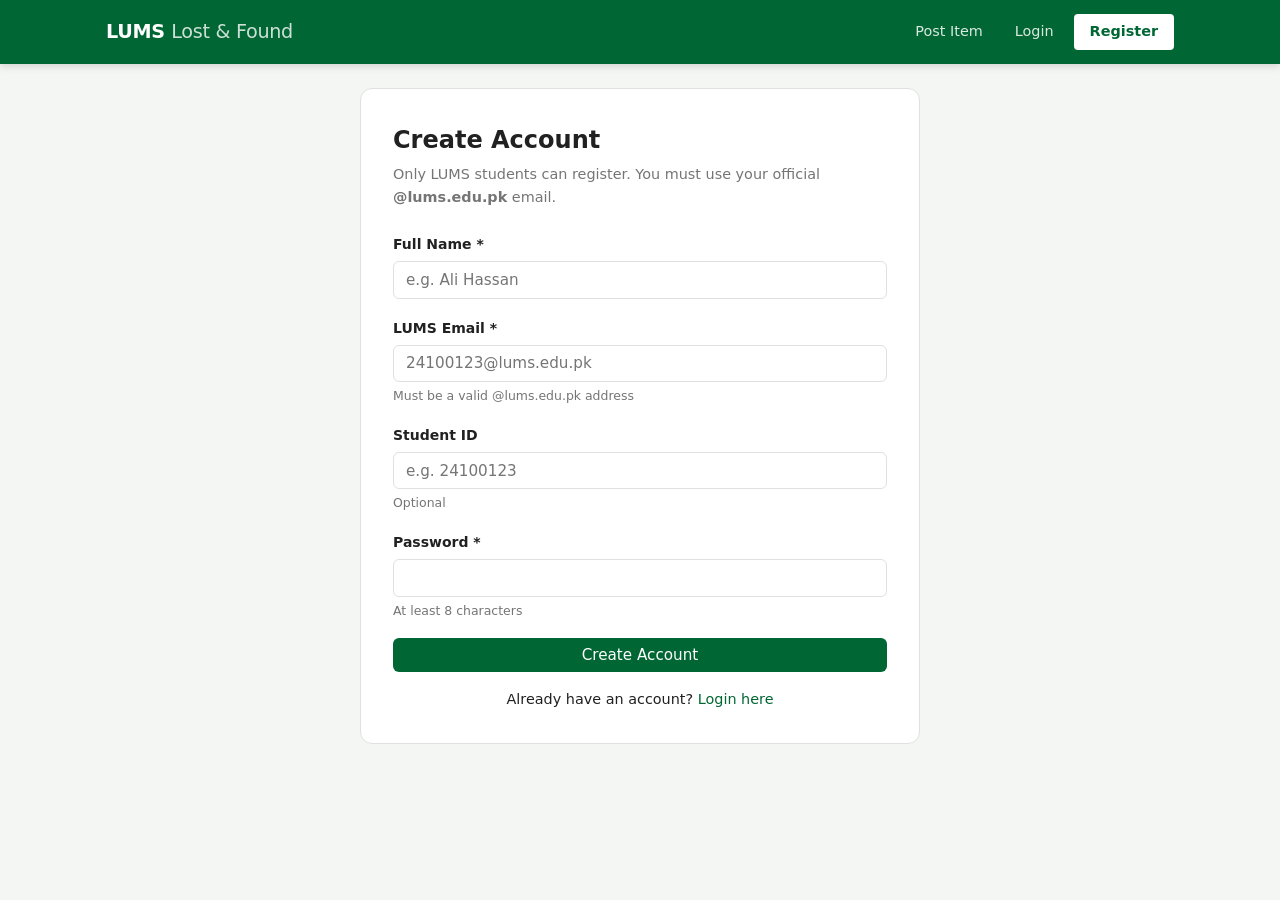
<file: frontend/register.html>
<!DOCTYPE html>
<html lang="en">
<head>
    <meta charset="UTF-8">
    <meta name="viewport" content="width=device-width, initial-scale=1.0">
    <title>Register — LUMS Lost &amp; Found</title>
    <link rel="stylesheet" href="css/style.css">
</head>
<body>

    <nav class="navbar">
        <div class="container">
            <a href="index.html" class="nav-brand">LUMS <span>Lost &amp; Found</span></a>
            <div class="nav-links" id="nav-links"></div>
        </div>
    </nav>

    <main class="page-content">
        <div class="container">
            <div class="form-card">
                <h1>Create Account</h1>
                <p class="subtitle">
                    Only LUMS students can register.
                    You must use your official <strong>@lums.edu.pk</strong> email.
                </p>

                <!-- Alert area for error and success messages -->
                <div id="register-alert"></div>

                <form id="register-form">

                    <div class="form-group">
                        <label for="name">Full Name *</label>
                        <input
                            type="text"
                            id="name"
                            placeholder="e.g. Ali Hassan"
                            required
                            autocomplete="name"
                        >
                    </div>

                    <div class="form-group">
                        <label for="email">LUMS Email *</label>
                        <input
                            type="email"
                            id="email"
                            placeholder="24100123@lums.edu.pk"
                            required
                            autocomplete="email"
                        >
                        <div class="hint">Must be a valid @lums.edu.pk address</div>
                    </div>

                    <div class="form-group">
                        <label for="student-id">Student ID</label>
                        <input
                            type="text"
                            id="student-id"
                            placeholder="e.g. 24100123"
                            autocomplete="off"
                        >
                        <div class="hint">Optional</div>
                    </div>

                    <div class="form-group">
                        <label for="password">Password *</label>
                        <input
                            type="password"
                            id="password"
                            required
                            autocomplete="new-password"
                            minlength="8"
                        >
                        <div class="hint">At least 8 characters</div>
                    </div>

                    <button type="submit" id="register-btn" class="btn btn-primary btn-full">
                        Create Account
                    </button>
                </form>

                <p class="text-center mt-2" style="font-size: 0.9rem;">
                    Already have an account? <a href="login.html">Login here</a>
                </p>
            </div>
        </div>
    </main>

    <script src="js/api.js"></script>
    <script src="js/auth.js"></script>
    <script>
        // Register page logic
        document.addEventListener("DOMContentLoaded", async () => {
            await updateNav();

            // Already logged in → skip registration
            if (isLoggedIn()) {
                window.location.href = "index.html";
                return;
            }

            document.getElementById("register-form").addEventListener("submit", async (e) => {
                e.preventDefault();

                clearAlert("register-alert");

                const name      = document.getElementById("name").value;
                const email     = document.getElementById("email").value;
                const studentId = document.getElementById("student-id").value;
                const password  = document.getElementById("password").value;
                const btn       = document.getElementById("register-btn");

                btn.disabled    = true;
                btn.textContent = "Creating account...";

                try {
                    // POST /auth/register — backend validates @lums.edu.pk
                    await apiPost("/auth/register", {
                        name,
                        email,
                        password,
                        student_id: studentId || null,  // send null if empty string
                    });

                    showAlert(
                        "register-alert",
                        "Account created! Redirecting to login...",
                        "success"
                    );

                    // Go to login page after a short delay
                    setTimeout(() => {
                        window.location.href = "login.html";
                    }, 1500);

                } catch (err) {
                    showAlert("register-alert", err.message);
                    btn.disabled    = false;
                    btn.textContent = "Create Account";
                }
            });
        });
    </script>
</body>
</html>
</file>
<file: frontend/css/style.css>
/* frontend/css/style.css */
/* ─────────────────────────────────────────────────────────────────────────── */
/* Global styles for LUMS Lost & Found                                         */
/* Colour palette uses LUMS green branding throughout                          */
/* ─────────────────────────────────────────────────────────────────────────── */

/* CSS custom properties (variables) ─ change these to retheme the entire site */
:root {
    --primary:        #006633;   /* LUMS dark green — nav, buttons, links       */
    --primary-dark:   #004d26;   /* darker green — hover states                 */
    --primary-light:  #e8f5e9;   /* very light green — highlights, backgrounds  */
    --lost-color:     #c62828;   /* red — "LOST" badge                          */
    --found-color:    #2e7d32;   /* green — "FOUND" badge                       */
    --text:           #212121;   /* near-black — body text                      */
    --text-muted:     #757575;   /* gray — secondary text, dates, labels        */
    --border:         #e0e0e0;   /* light gray — card borders, dividers         */
    --bg:             #f4f6f4;   /* light green-tinted page background          */
    --card-bg:        #ffffff;   /* white — card and form backgrounds           */
    --danger:         #d32f2f;   /* red — error messages                        */
    --nav-height:     64px;      /* height of the sticky navbar                 */
}

/* ── Reset & base ──────────────────────────────────────────────────────────── */

/* border-box makes width + padding calculations intuitive:
   width: 200px WITH padding: 20px still equals 200px total width */
*, *::before, *::after {
    box-sizing: border-box;
    margin: 0;
    padding: 0;
}

body {
    font-family: 'Segoe UI', system-ui, -apple-system, sans-serif;
    background-color: var(--bg);
    color: var(--text);
    line-height: 1.6;
    min-height: 100vh;
}

a {
    color: var(--primary);
    text-decoration: none;
}
a:hover { text-decoration: underline; }

img {
    max-width: 100%;
    height: auto;
    display: block;
}

/* ── Layout ────────────────────────────────────────────────────────────────── */

/* Centers content and adds horizontal padding */
.container {
    max-width: 1100px;
    margin: 0 auto;
    padding: 0 1rem;
}

/* Push page content below the fixed navbar so it isn't hidden underneath */
.page-content {
    padding-top: calc(var(--nav-height) + 1.5rem);
    padding-bottom: 3rem;
}

/* ── Navbar ────────────────────────────────────────────────────────────────── */

/* Fixed navbar stays at the top as the user scrolls */
.navbar {
    position: fixed;
    top: 0; left: 0; right: 0;
    height: var(--nav-height);
    background-color: var(--primary);
    color: white;
    z-index: 100;                        /* above all page content */
    box-shadow: 0 2px 8px rgba(0,0,0,0.15);
}

.navbar .container {
    height: 100%;
    display: flex;
    align-items: center;
    justify-content: space-between;
}

.nav-brand {
    font-size: 1.2rem;
    font-weight: 700;
    color: white;
    letter-spacing: -0.3px;
}
.nav-brand:hover { text-decoration: none; opacity: 0.9; }
.nav-brand span  { font-weight: 300; opacity: 0.8; }

.nav-links {
    display: flex;
    align-items: center;
    gap: 0.5rem;
}

.nav-links a {
    color: rgba(255,255,255,0.85);
    padding: 0.4rem 0.75rem;
    border-radius: 4px;
    font-size: 0.9rem;
    transition: background 0.15s;
}
.nav-links a:hover {
    background: rgba(255,255,255,0.15);
    text-decoration: none;
    color: white;
}

/* White pill button inside the dark navbar */
.nav-links .btn-nav {
    background: white;
    color: var(--primary);
    font-weight: 600;
    padding: 0.4rem 1rem;
}
.nav-links .btn-nav:hover { background: var(--primary-light); }

/* ── Buttons ───────────────────────────────────────────────────────────────── */

.btn {
    display: inline-block;
    padding: 0.5rem 1.25rem;
    border-radius: 6px;
    font-size: 0.95rem;
    font-weight: 500;
    cursor: pointer;
    border: none;
    transition: background 0.15s, opacity 0.15s;
    text-align: center;
    font-family: inherit;
}
.btn:hover    { opacity: 0.9; text-decoration: none; }
.btn:disabled { opacity: 0.5; cursor: not-allowed; }

.btn-primary { background: var(--primary); color: white; }
.btn-primary:hover { background: var(--primary-dark); opacity: 1; }

.btn-outline {
    background: transparent;
    border: 2px solid var(--primary);
    color: var(--primary);
}
.btn-outline:hover { background: var(--primary-light); opacity: 1; }

.btn-sm   { padding: 0.3rem 0.75rem; font-size: 0.85rem; }
.btn-full { width: 100%; }

/* ── Badges (Lost / Found / status) ───────────────────────────────────────── */

/* Pill-shaped labels for item type and status */
.badge {
    display: inline-block;
    padding: 0.2rem 0.65rem;
    border-radius: 999px;           /* fully round ends = pill shape */
    font-size: 0.75rem;
    font-weight: 700;
    text-transform: uppercase;
    letter-spacing: 0.5px;
}

.badge-lost     { background: #fde8e8; color: var(--lost-color); }
.badge-found    { background: #e8f5e9; color: var(--found-color); }
.badge-open     { background: #e3f2fd; color: #1565c0; }
.badge-resolved { background: #f5f5f5; color: #616161; }

/* ── Item cards ────────────────────────────────────────────────────────────── */

.card {
    background: var(--card-bg);
    border: 1px solid var(--border);
    border-radius: 10px;
    overflow: hidden;                /* so card-img corners are clipped by the card */
    transition: box-shadow 0.2s, transform 0.2s;
}
.card:hover {
    box-shadow: 0 4px 20px rgba(0,0,0,0.10);
    transform: translateY(-2px);     /* subtle lift on hover */
}

/* Photo when the item has one */
.card-img {
    width: 100%;
    height: 180px;
    object-fit: cover;               /* crop to fill without distortion */
}

/* Placeholder shown when the item has no photo */
.card-no-img {
    width: 100%;
    height: 180px;
    background: var(--primary-light);
    display: flex;
    align-items: center;
    justify-content: center;
    color: var(--primary);
    font-size: 3rem;
    font-weight: 200;
    letter-spacing: 2px;
    opacity: 0.7;
}

.card-body   { padding: 1rem; }
.card-footer {
    padding: 0.75rem 1rem;
    border-top: 1px solid var(--border);
    display: flex;
    align-items: center;
    justify-content: space-between;
}

/* Card title: bold, clamped to 2 lines so all cards stay the same height */
.card-title {
    font-size: 1rem;
    font-weight: 600;
    margin: 0.4rem 0 0.5rem;
    display: -webkit-box;
    -webkit-line-clamp: 2;
    -webkit-box-orient: vertical;
    overflow: hidden;
}

.card-meta { font-size: 0.82rem; color: var(--text-muted); margin-bottom: 0.2rem; }

/* ── Items grid ────────────────────────────────────────────────────────────── */

/* auto-fill: creates as many columns as fit; minmax(260px, 1fr): each is at least 260px */
.items-grid {
    display: grid;
    grid-template-columns: repeat(auto-fill, minmax(260px, 1fr));
    gap: 1.25rem;
    margin-top: 1rem;
}

/* ── Search & filter bar ───────────────────────────────────────────────────── */

.search-bar {
    background: var(--card-bg);
    border: 1px solid var(--border);
    border-radius: 10px;
    padding: 1rem 1.25rem;
    display: flex;
    flex-wrap: wrap;                  /* wraps onto next line on small screens */
    gap: 0.75rem;
    align-items: flex-end;
}

.search-bar input,
.search-bar select {
    flex: 1;
    min-width: 160px;
    padding: 0.5rem 0.75rem;
    border: 1px solid var(--border);
    border-radius: 6px;
    font-size: 0.95rem;
    background: var(--bg);
    color: var(--text);
    font-family: inherit;
}
.search-bar input:focus,
.search-bar select:focus {
    outline: none;
    border-color: var(--primary);
    background: white;
}

/* ── Page header ───────────────────────────────────────────────────────────── */

.page-header           { margin-bottom: 1.25rem; }
.page-header h1        { font-size: 1.75rem; font-weight: 700; }
.page-header p         { color: var(--text-muted); margin-top: 0.25rem; }

/* ── Pagination ────────────────────────────────────────────────────────────── */

.pagination {
    display: flex;
    align-items: center;
    justify-content: center;
    gap: 1rem;
    margin-top: 2rem;
}
.pagination span { font-size: 0.9rem; color: var(--text-muted); }

/* ── Forms ─────────────────────────────────────────────────────────────────── */

.form-card {
    background: var(--card-bg);
    border: 1px solid var(--border);
    border-radius: 12px;
    padding: 2rem;
    max-width: 560px;
    margin: 0 auto;
}
.form-card h1    { font-size: 1.5rem; margin-bottom: 0.25rem; }
.form-card .subtitle { color: var(--text-muted); margin-bottom: 1.5rem; font-size: 0.9rem; }

.form-group { margin-bottom: 1.1rem; }

.form-group label {
    display: block;
    font-size: 0.875rem;
    font-weight: 600;
    margin-bottom: 0.35rem;
}

.form-group .hint { font-size: 0.78rem; color: var(--text-muted); margin-top: 0.25rem; }

.form-group input,
.form-group select,
.form-group textarea {
    width: 100%;
    padding: 0.55rem 0.75rem;
    border: 1px solid var(--border);
    border-radius: 6px;
    font-size: 0.95rem;
    font-family: inherit;
    color: var(--text);
    background: white;
    transition: border-color 0.15s, box-shadow 0.15s;
}
.form-group input:focus,
.form-group select:focus,
.form-group textarea:focus {
    outline: none;
    border-color: var(--primary);
    box-shadow: 0 0 0 3px rgba(0,102,51,0.08);
}

.form-group textarea { resize: vertical; min-height: 90px; }

/* ── Lost / Found radio toggle ─────────────────────────────────────────────── */

/* We hide the actual radio button and style the <label> as a card instead */
.type-toggle { display: flex; gap: 0.75rem; }
.type-toggle input[type="radio"] { display: none; }
.type-toggle label {
    flex: 1;
    text-align: center;
    padding: 0.6rem;
    border: 2px solid var(--border);
    border-radius: 8px;
    cursor: pointer;
    font-weight: 600;
    font-size: 0.95rem;
    transition: all 0.15s;
    user-select: none;
}
/* Highlight label when the matching radio is checked */
.type-toggle input[value="lost"]:checked  + label { border-color: var(--lost-color);  background: #fde8e8; color: var(--lost-color);  }
.type-toggle input[value="found"]:checked + label { border-color: var(--found-color); background: #e8f5e9; color: var(--found-color); }

/* ── Item detail page ──────────────────────────────────────────────────────── */

/* Two-column layout: photo left, info right */
.item-detail {
    display: grid;
    grid-template-columns: 1fr 1fr;
    gap: 2rem;
    align-items: start;
    margin-top: 1rem;
}

.item-detail-img {
    width: 100%;
    border-radius: 10px;
    border: 1px solid var(--border);
    object-fit: cover;
    max-height: 420px;
}

.item-detail-no-img {
    width: 100%;
    height: 280px;
    background: var(--primary-light);
    border-radius: 10px;
    display: flex;
    align-items: center;
    justify-content: center;
    color: var(--primary);
    font-size: 4rem;
    font-weight: 200;
    opacity: 0.6;
}

.item-detail-info h1 { font-size: 1.5rem; margin: 0.5rem 0 1rem; }

/* Each row in the item info section: label + value side by side */
.detail-row        { display: flex; gap: 0.5rem; margin-bottom: 0.65rem; font-size: 0.9rem; }
.detail-label      { font-weight: 600; color: var(--text-muted); min-width: 110px; }
.detail-value      { color: var(--text); }

/* ── Messages ──────────────────────────────────────────────────────────────── */

.messages-section {
    background: var(--card-bg);
    border: 1px solid var(--border);
    border-radius: 10px;
    padding: 1.5rem;
    margin-top: 2rem;
}

.messages-section h2 {
    font-size: 1.1rem;
    margin-bottom: 1rem;
    padding-bottom: 0.75rem;
    border-bottom: 1px solid var(--border);
}

.message-item {
    padding: 0.75rem 0;
    border-bottom: 1px solid var(--border);
}
.message-item:last-child { border-bottom: none; }

.message-header {
    display: flex;
    justify-content: space-between;
    margin-bottom: 0.3rem;
}

.message-sender { font-weight: 600; font-size: 0.9rem; }
.message-time   { font-size: 0.8rem; color: var(--text-muted); }
.message-body   { font-size: 0.9rem; line-height: 1.5; }

.message-form {
    margin-top: 1.25rem;
    padding-top: 1.25rem;
    border-top: 1px solid var(--border);
}
.message-form h3 { font-size: 0.95rem; margin-bottom: 0.75rem; }

/* ── Alerts ────────────────────────────────────────────────────────────────── */

.alert {
    padding: 0.75rem 1rem;
    border-radius: 6px;
    margin-bottom: 1rem;
    font-size: 0.9rem;
}
.alert-error   { background: #fde8e8; color: var(--danger);  border: 1px solid #f5c2c2; }
.alert-success { background: #e8f5e9; color: #1b5e20;        border: 1px solid #c8e6c9; }
.alert-info    { background: #e3f2fd; color: #0d47a1;        border: 1px solid #bbdefb; }

/* ── Empty state ───────────────────────────────────────────────────────────── */

.empty-state {
    text-align: center;
    padding: 3rem 1rem;
    color: var(--text-muted);
}
.empty-state h3 { color: var(--text); margin-bottom: 0.5rem; }

/* ── Loading spinner ───────────────────────────────────────────────────────── */

/* CSS-only spinner using a rotating border */
.spinner {
    display: flex;
    justify-content: center;
    padding: 3rem;
}
.spinner::after {
    content: '';
    width: 36px;
    height: 36px;
    border: 4px solid var(--border);
    border-top-color: var(--primary);   /* only the top arc is coloured = spinning effect */
    border-radius: 50%;
    animation: spin 0.7s linear infinite;
}
@keyframes spin { to { transform: rotate(360deg); } }

/* ── Utility classes ───────────────────────────────────────────────────────── */

.text-muted  { color: var(--text-muted); }
.text-center { text-align: center; }
.mt-1 { margin-top: 0.5rem; }
.mt-2 { margin-top: 1rem; }
.mt-3 { margin-top: 1.5rem; }
.hidden { display: none !important; }  /* !important so JS .classList.add("hidden") always wins */

/* ── Resolved card visual treatment ─────────────────────────────────────────── */

/* Resolved cards are slightly dimmed so open items catch the eye first */
.card-resolved {
    opacity: 0.72;
}
/* Greyscale the photo slightly to reinforce "closed" state */
.card-resolved .card-img,
.card-resolved .card-no-img {
    filter: grayscale(25%);
}

/* ── Sidebar ────────────────────────────────────────────────────────────────── */

/* Fixed left panel — sits below the navbar, full viewport height */
.sidebar {
    position: fixed;
    top: var(--nav-height);
    left: 0;
    width: 210px;
    height: calc(100vh - var(--nav-height));
    background: var(--card-bg);
    border-right: 1px solid var(--border);
    overflow-y: auto;
    z-index: 50;
    padding: 0.75rem 0;
}

/* Small uppercase section heading inside sidebar (e.g. "Browse", "Account") */
.sidebar-section-label {
    font-size: 0.68rem;
    font-weight: 700;
    text-transform: uppercase;
    letter-spacing: 0.08em;
    color: var(--text-muted);
    padding: 0.75rem 1rem 0.25rem;
}

/* Each navigation link in the sidebar */
.sidebar-link {
    display: flex;
    align-items: center;
    gap: 0.55rem;
    padding: 0.45rem 1rem;
    color: var(--text);
    font-size: 0.88rem;
    transition: background 0.15s, color 0.15s;
    border-left: 3px solid transparent;  /* space reserved for the active indicator */
    text-decoration: none;
}
.sidebar-link:hover {
    background: var(--primary-light);
    color: var(--primary);
    text-decoration: none;
}

/* Active page link — green left border + green text + tinted background */
.sidebar-link.active {
    background: var(--primary-light);
    color: var(--primary);
    border-left-color: var(--primary);
    font-weight: 600;
}

/* Thin horizontal rule between sidebar sections */
.sidebar-divider {
    border: none;
    border-top: 1px solid var(--border);
    margin: 0.4rem 0;
}

/* When a page has a sidebar, push the main content to the right */
.has-sidebar .page-content {
    margin-left: 210px;
}

/* Hamburger button shown only on mobile — toggles the sidebar overlay */
.sidebar-toggle {
    display: none;             /* hidden on desktop */
    background: none;
    border: none;
    color: white;
    font-size: 1.4rem;
    cursor: pointer;
    padding: 0.25rem 0.5rem;
    margin-right: 0.5rem;
    line-height: 1;
}

/* ── Breadcrumb ──────────────────────────────────────────────────────────────── */

/* Navigation trail shown below the navbar on detail pages */
.breadcrumb {
    display: flex;
    align-items: center;
    gap: 0.4rem;
    font-size: 0.83rem;
    color: var(--text-muted);
    margin-bottom: 1rem;
    flex-wrap: wrap;
}
.breadcrumb a {
    color: var(--primary);
}
.breadcrumb a:hover { text-decoration: underline; }

/* The › separator between crumbs */
.breadcrumb-sep {
    color: var(--border);
    font-size: 1rem;
    line-height: 1;
}

/* ── Back button ─────────────────────────────────────────────────────────────── */

/* More visible alternative to a plain text link */
.btn-back {
    display: inline-flex;
    align-items: center;
    gap: 0.35rem;
    padding: 0.35rem 0.85rem;
    border: 1px solid var(--border);
    border-radius: 6px;
    background: white;
    color: var(--text);
    font-size: 0.85rem;
    margin-bottom: 1rem;
    transition: background 0.15s, border-color 0.15s;
}
.btn-back:hover {
    background: var(--primary-light);
    border-color: var(--primary);
    color: var(--primary);
    text-decoration: none;
}

/* ── Responsive ────────────────────────────────────────────────────────────── */

@media (max-width: 768px) {
    /* Stack item detail photo above info on small screens */
    .item-detail { grid-template-columns: 1fr; }

    /* Stack search bar inputs vertically on small screens */
    .search-bar { flex-direction: column; }
    .search-bar input, .search-bar select { min-width: 100%; }

    /* Hide secondary nav links on mobile to save space (sidebar covers those) */
    .nav-links a:not(.btn-nav) { display: none; }

    /* On mobile the sidebar is hidden by default */
    .sidebar {
        display: none;
        width: 240px;
        z-index: 200;
        box-shadow: 4px 0 16px rgba(0,0,0,0.12);
    }

    /* When body has sidebar-open class the sidebar slides in as an overlay */
    body.sidebar-open .sidebar { display: block; }

    /* Dim overlay behind the open sidebar */
    body.sidebar-open::after {
        content: '';
        position: fixed;
        inset: 0;
        background: rgba(0,0,0,0.35);
        z-index: 150;
    }

    /* Remove the content margin on mobile — sidebar is an overlay, not inline */
    .has-sidebar .page-content { margin-left: 0; }

    /* Show the hamburger button on mobile */
    .sidebar-toggle { display: flex; align-items: center; }
}
</file>
